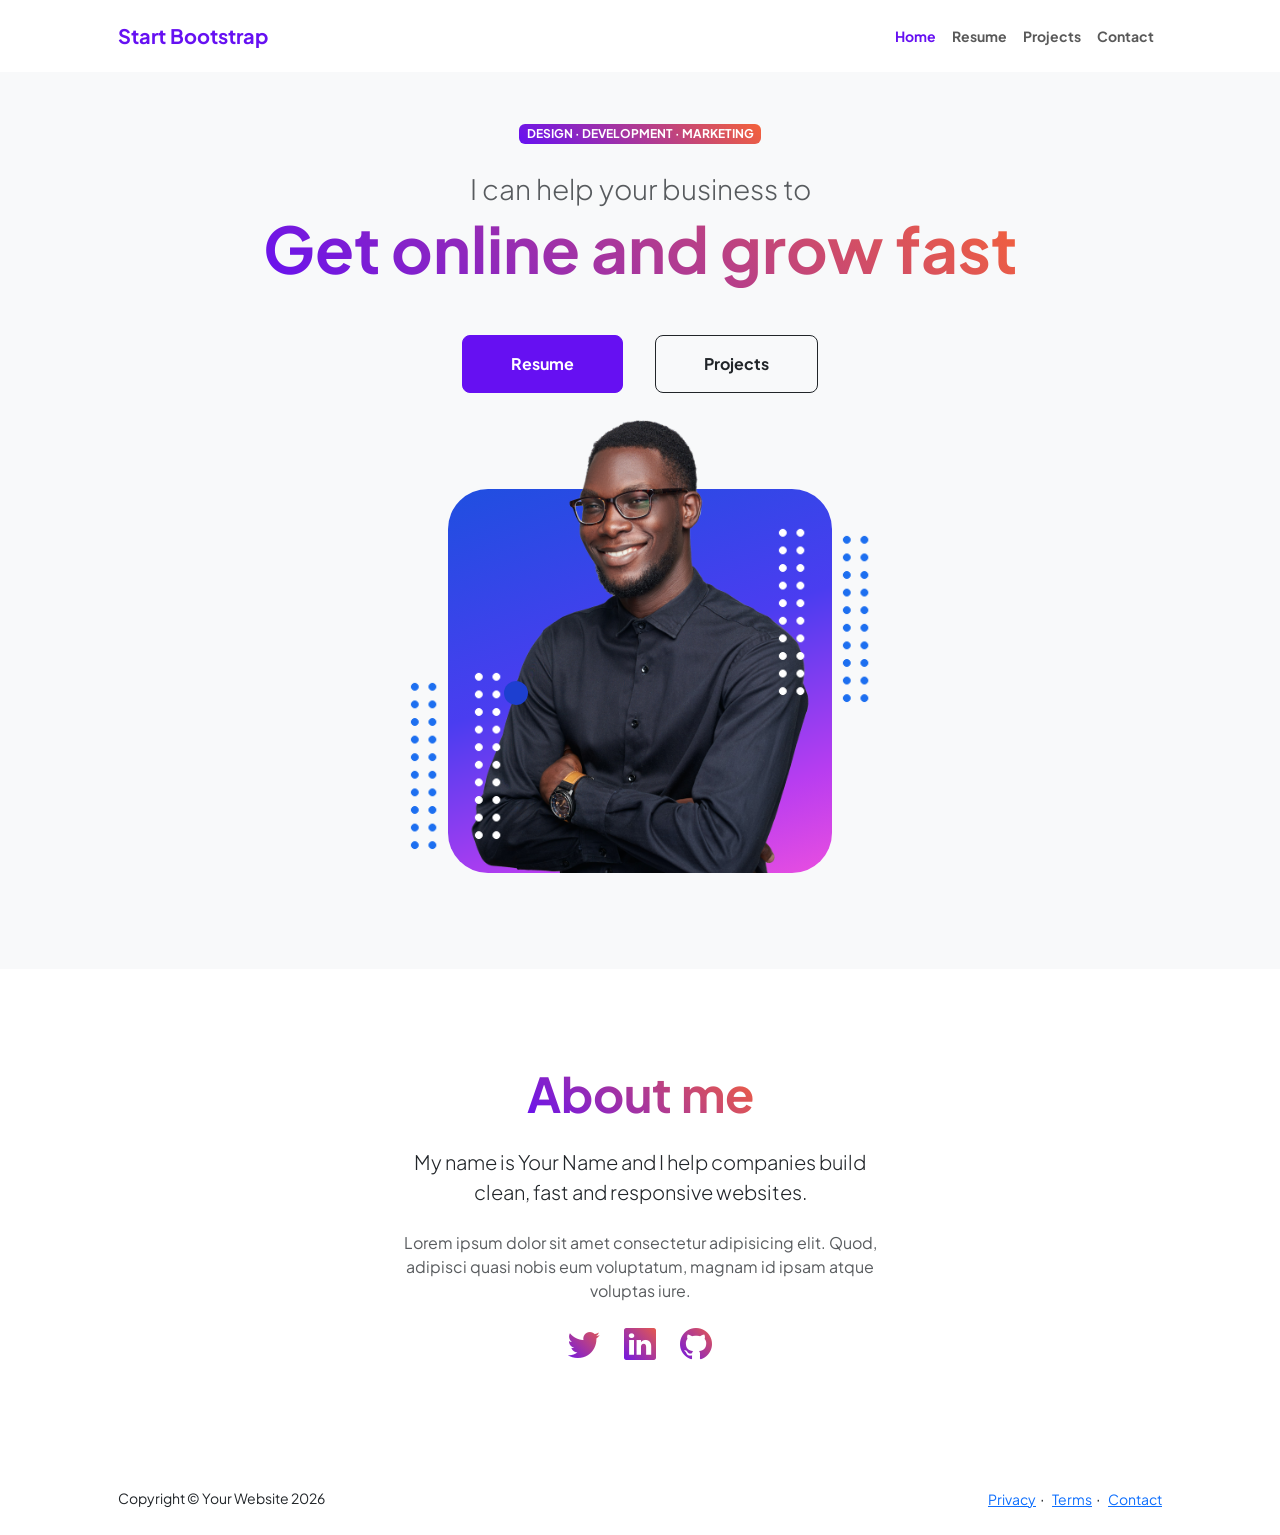
<file: index.html>
<!DOCTYPE html>
<html lang="en">
<head>
    <meta charset="utf-8" />
    <meta name="viewport" content="width=device-width, initial-scale=1, shrink-to-fit=no" />
    <title>Home - Personal</title>
    <link href="https://cdn.jsdelivr.net/npm/bootstrap@5.3.3/dist/css/bootstrap.min.css" rel="stylesheet" />
    <link href="https://cdn.jsdelivr.net/npm/bootstrap-icons@1.11.3/font/bootstrap-icons.min.css" rel="stylesheet" />
    <link href="https://fonts.googleapis.com/css2?family=Plus+Jakarta+Sans:wght@400;500;600;700;800&display=swap" rel="stylesheet" />
    <link href="styles.css" rel="stylesheet" />
</head>
<body class="d-flex flex-column h-100 bg-light">
<main class="flex-shrink-0">

    <nav class="navbar navbar-expand-lg navbar-light bg-white py-3">
        <div class="container px-5">
            <a class="navbar-brand" href="index.html"><span class="fw-bolder text-primary">Start Bootstrap</span></a>
            <button class="navbar-toggler" type="button" data-bs-toggle="collapse" data-bs-target="#navbarSupportedContent" aria-controls="navbarSupportedContent" aria-expanded="false" aria-label="Toggle navigation"><span class="navbar-toggler-icon"></span></button>
            <div class="collapse navbar-collapse" id="navbarSupportedContent">
                <ul class="navbar-nav ms-auto mb-2 mb-lg-0 small fw-bolder">
                    <li class="nav-item"><a class="nav-link active" href="index.html">Home</a></li>
                    <li class="nav-item"><a class="nav-link" href="resume.html">Resume</a></li>
                    <li class="nav-item"><a class="nav-link" href="projects.html">Projects</a></li>
                    <li class="nav-item"><a class="nav-link" href="contact.html">Contact</a></li>
                </ul>
            </div>
        </div>
    </nav>

    <header class="py-5">
        <div class="container px-5 pb-5">
            <div class="row gx-5 align-items-center">
                <div class="col-xxl-5">
                    <div class="text-center text-xxl-start">
                        <div class="badge bg-gradient-primary-to-secondary text-white mb-4"><div class="text-uppercase">Design &middot; Development &middot; Marketing</div></div>
                        <div class="fs-3 fw-light text-muted">I can help your business to</div>
                        <h1 class="display-3 fw-bolder mb-5"><span class="text-gradient d-inline">Get online and grow fast</span></h1>
                        <div class="d-grid gap-3 d-sm-flex justify-content-sm-center justify-content-xxl-start mb-5">
                            <a class="btn btn-primary btn-lg px-5 py-3 me-sm-3 fs-6 fw-bolder" href="resume.html">Resume</a>
                            <a class="btn btn-outline-dark btn-lg px-5 py-3 fs-6 fw-bolder" href="projects.html">Projects</a>
                        </div>
                    </div>
                </div>
                <div class="col-xxl-7">
                    <div class="d-flex justify-content-center mt-5 mt-xxl-0">
                        <div class="profile">
                            <img class="profile-img" src="profile.png" alt="Profile picture" />
                            <div class="dots dots-1"></div>
                            <div class="dots dots-2"></div>
                            <div class="dots dots-3"></div>
                            <div class="dots dots-4"></div>
                            <div class="dot-circle"></div>
                        </div>
                    </div>
                </div>
            </div>
        </div>
    </header>

    <section class="bg-white py-5">
        <div class="container px-5 my-5">
            <div class="row gx-5 justify-content-center">
                <div class="col-lg-8 col-xl-6 text-center">
                    <h2 class="display-5 fw-bolder mb-4"><span class="text-gradient d-inline">About me</span></h2>
                    <p class="lead fw-light mb-4">My name is Your Name and I help companies build clean, fast and responsive websites.</p>
                    <p class="text-muted">Lorem ipsum dolor sit amet consectetur adipisicing elit. Quod, adipisci quasi nobis eum voluptatum, magnam id ipsam atque voluptas iure.</p>
                    <div class="d-flex justify-content-center fs-2 gap-4">
                        <a class="text-gradient" href="#!"><i class="bi bi-twitter"></i></a>
                        <a class="text-gradient" href="#!"><i class="bi bi-linkedin"></i></a>
                        <a class="text-gradient" href="#!"><i class="bi bi-github"></i></a>
                    </div>
                </div>
            </div>
        </div>
    </section>
</main>

<footer class="bg-white py-4 mt-auto">
    <div class="container px-5">
        <div class="row align-items-center justify-content-between flex-column flex-sm-row">
            <div class="col-auto"><div class="small m-0">Copyright &copy; Your Website 2026</div></div>
            <div class="col-auto">
                <a class="small" href="#!">Privacy</a><span class="mx-1">&middot;</span>
                <a class="small" href="#!">Terms</a><span class="mx-1">&middot;</span>
                <a class="small" href="contact.html">Contact</a>
            </div>
        </div>
    </div>
</footer>
<script src="https://cdn.jsdelivr.net/npm/bootstrap@5.3.3/dist/js/bootstrap.bundle.min.js"></script>
</body>
</html>
</file>
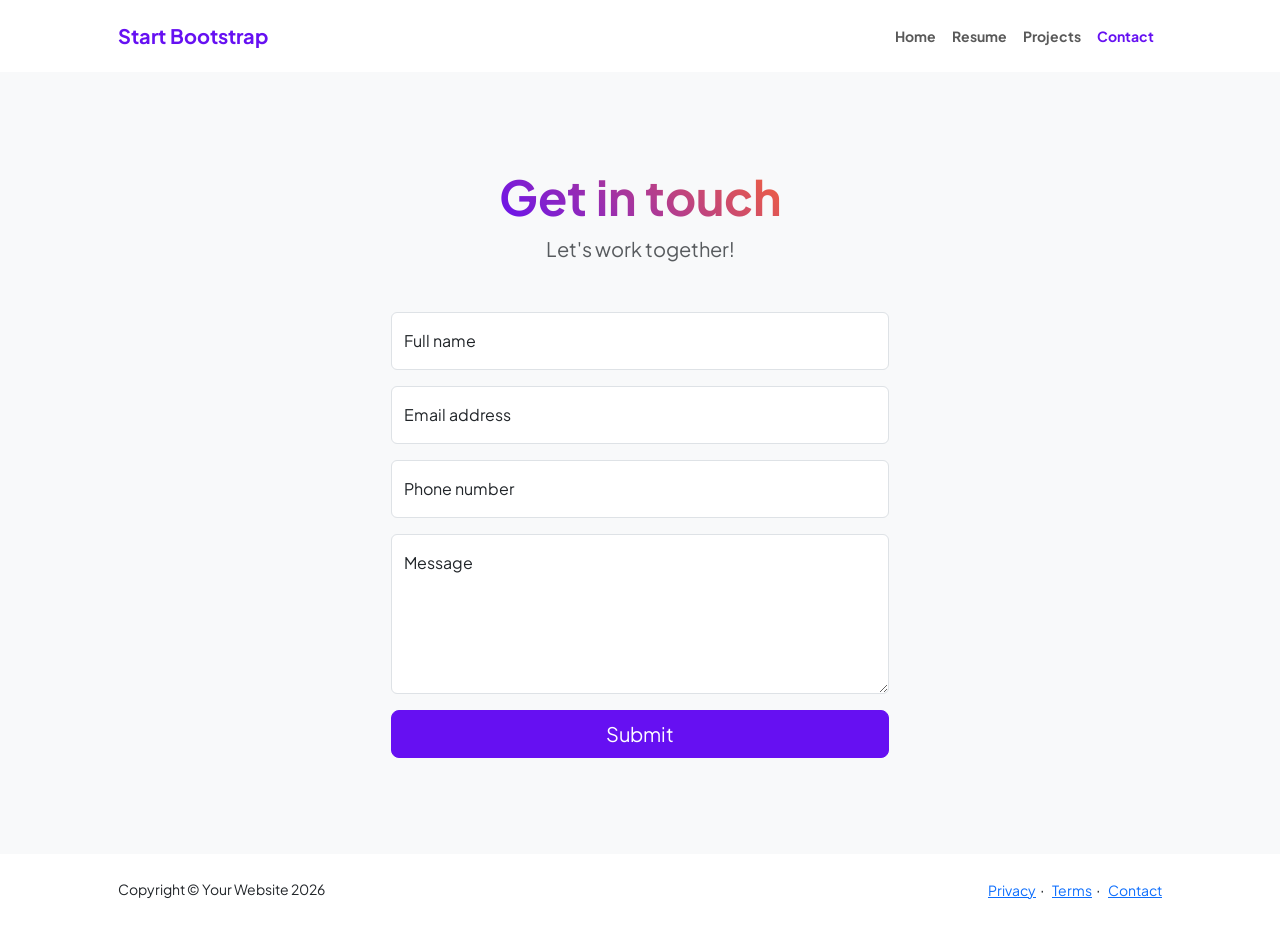
<file: contact.html>
<!DOCTYPE html>
<html lang="en">
<head>
    <meta charset="utf-8" />
    <meta name="viewport" content="width=device-width, initial-scale=1, shrink-to-fit=no" />
    <title>Contact - Personal</title>
    <link href="https://cdn.jsdelivr.net/npm/bootstrap@5.3.3/dist/css/bootstrap.min.css" rel="stylesheet" />
    <link href="https://cdn.jsdelivr.net/npm/bootstrap-icons@1.11.3/font/bootstrap-icons.min.css" rel="stylesheet" />
    <link href="https://fonts.googleapis.com/css2?family=Plus+Jakarta+Sans:wght@400;500;600;700;800&display=swap" rel="stylesheet" />
    <link href="styles.css" rel="stylesheet" />
</head>
<body class="d-flex flex-column h-100 bg-light">
<main class="flex-shrink-0">

    <nav class="navbar navbar-expand-lg navbar-light bg-white py-3">
        <div class="container px-5">
            <a class="navbar-brand" href="index.html"><span class="fw-bolder text-primary">Start Bootstrap</span></a>
            <button class="navbar-toggler" type="button" data-bs-toggle="collapse" data-bs-target="#navbarSupportedContent" aria-controls="navbarSupportedContent" aria-expanded="false" aria-label="Toggle navigation"><span class="navbar-toggler-icon"></span></button>
            <div class="collapse navbar-collapse" id="navbarSupportedContent">
                <ul class="navbar-nav ms-auto mb-2 mb-lg-0 small fw-bolder">
                    <li class="nav-item"><a class="nav-link" href="index.html">Home</a></li>
                    <li class="nav-item"><a class="nav-link" href="resume.html">Resume</a></li>
                    <li class="nav-item"><a class="nav-link" href="projects.html">Projects</a></li>
                    <li class="nav-item"><a class="nav-link active" href="contact.html">Contact</a></li>
                </ul>
            </div>
        </div>
    </nav>

    <section class="py-5">
        <div class="container px-5 my-5">
            <div class="row gx-5 justify-content-center">
                <div class="col-lg-8 col-xl-6">
                    <div class="text-center mb-5">
                        <h1 class="display-5 fw-bolder"><span class="text-gradient d-inline">Get in touch</span></h1>
                        <p class="lead fw-normal text-muted mb-0">Let's work together!</p>
                    </div>
                    <form id="contactForm" novalidate>
                        <div class="form-floating mb-3">
                            <input class="form-control" id="name" type="text" placeholder="Enter your name..." required />
                            <label for="name">Full name</label>
                        </div>
                        <div class="form-floating mb-3">
                            <input class="form-control" id="email" type="email" placeholder="name@example.com" required />
                            <label for="email">Email address</label>
                        </div>
                        <div class="form-floating mb-3">
                            <input class="form-control" id="phone" type="tel" placeholder="(123) 456-7890" />
                            <label for="phone">Phone number</label>
                        </div>
                        <div class="form-floating mb-3">
                            <textarea class="form-control" id="message" placeholder="Enter your message here..." style="height: 10rem" required></textarea>
                            <label for="message">Message</label>
                        </div>
                        <div class="d-grid"><button class="btn btn-primary btn-lg" type="submit">Submit</button></div>
                    </form>
                </div>
            </div>
        </div>
    </section>
</main>

<footer class="bg-white py-4 mt-auto">
    <div class="container px-5">
        <div class="row align-items-center justify-content-between flex-column flex-sm-row">
            <div class="col-auto"><div class="small m-0">Copyright &copy; Your Website 2026</div></div>
            <div class="col-auto">
                <a class="small" href="#!">Privacy</a><span class="mx-1">&middot;</span>
                <a class="small" href="#!">Terms</a><span class="mx-1">&middot;</span>
                <a class="small" href="contact.html">Contact</a>
            </div>
        </div>
    </div>
</footer>
<script src="https://cdn.jsdelivr.net/npm/bootstrap@5.3.3/dist/js/bootstrap.bundle.min.js"></script>
</body>
</html>
</file>
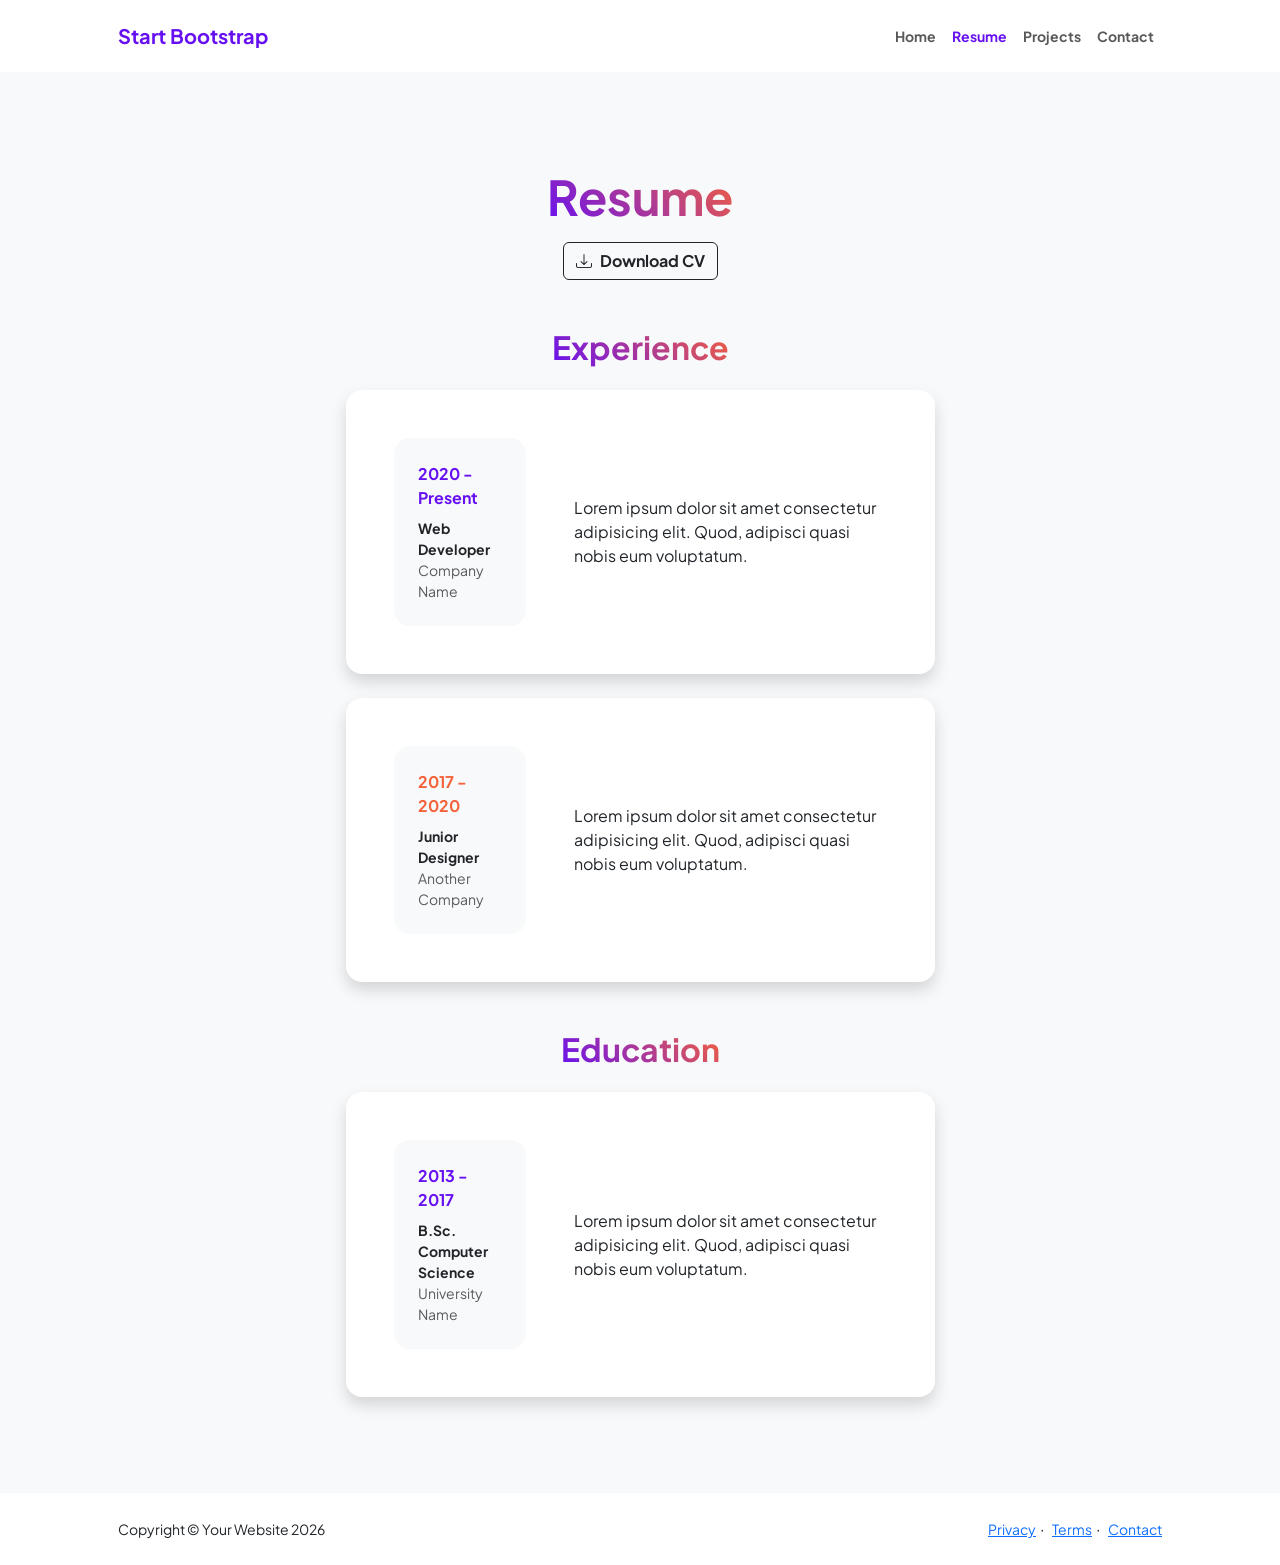
<file: resume.html>
<!DOCTYPE html>
<html lang="en">
<head>
    <meta charset="utf-8" />
    <meta name="viewport" content="width=device-width, initial-scale=1, shrink-to-fit=no" />
    <title>Resume - Personal</title>
    <link href="https://cdn.jsdelivr.net/npm/bootstrap@5.3.3/dist/css/bootstrap.min.css" rel="stylesheet" />
    <link href="https://cdn.jsdelivr.net/npm/bootstrap-icons@1.11.3/font/bootstrap-icons.min.css" rel="stylesheet" />
    <link href="https://fonts.googleapis.com/css2?family=Plus+Jakarta+Sans:wght@400;500;600;700;800&display=swap" rel="stylesheet" />
    <link href="styles.css" rel="stylesheet" />
</head>
<body class="d-flex flex-column h-100 bg-light">
<main class="flex-shrink-0">

    <nav class="navbar navbar-expand-lg navbar-light bg-white py-3">
        <div class="container px-5">
            <a class="navbar-brand" href="index.html"><span class="fw-bolder text-primary">Start Bootstrap</span></a>
            <button class="navbar-toggler" type="button" data-bs-toggle="collapse" data-bs-target="#navbarSupportedContent" aria-controls="navbarSupportedContent" aria-expanded="false" aria-label="Toggle navigation"><span class="navbar-toggler-icon"></span></button>
            <div class="collapse navbar-collapse" id="navbarSupportedContent">
                <ul class="navbar-nav ms-auto mb-2 mb-lg-0 small fw-bolder">
                    <li class="nav-item"><a class="nav-link" href="index.html">Home</a></li>
                    <li class="nav-item"><a class="nav-link active" href="resume.html">Resume</a></li>
                    <li class="nav-item"><a class="nav-link" href="projects.html">Projects</a></li>
                    <li class="nav-item"><a class="nav-link" href="contact.html">Contact</a></li>
                </ul>
            </div>
        </div>
    </nav>

    <section class="py-5">
        <div class="container px-5 my-5">
            <div class="row gx-5 justify-content-center">
                <div class="col-lg-10 col-xl-7">
                    <div class="text-center mb-5">
                        <h1 class="display-5 fw-bolder mb-3"><span class="text-gradient d-inline">Resume</span></h1>
                        <a class="btn btn-outline-dark fw-bolder" href="#!"><i class="bi bi-download me-2"></i>Download CV</a>
                    </div>

                    <h2 class="text-center fw-bolder mb-4"><span class="text-gradient d-inline">Experience</span></h2>
                    <div class="card shadow border-0 rounded-4 mb-4">
                        <div class="card-body p-5">
                            <div class="row align-items-center gx-5">
                                <div class="col-md-4 mb-3 mb-md-0">
                                    <div class="bg-light p-4 rounded-4">
                                        <div class="text-primary fw-bolder mb-2">2020 - Present</div>
                                        <div class="small fw-bolder">Web Developer</div>
                                        <div class="small text-muted">Company Name</div>
                                    </div>
                                </div>
                                <div class="col-md-8">Lorem ipsum dolor sit amet consectetur adipisicing elit. Quod, adipisci quasi nobis eum voluptatum.</div>
                            </div>
                        </div>
                    </div>
                    <div class="card shadow border-0 rounded-4 mb-5">
                        <div class="card-body p-5">
                            <div class="row align-items-center gx-5">
                                <div class="col-md-4 mb-3 mb-md-0">
                                    <div class="bg-light p-4 rounded-4">
                                        <div class="text-secondary fw-bolder mb-2">2017 - 2020</div>
                                        <div class="small fw-bolder">Junior Designer</div>
                                        <div class="small text-muted">Another Company</div>
                                    </div>
                                </div>
                                <div class="col-md-8">Lorem ipsum dolor sit amet consectetur adipisicing elit. Quod, adipisci quasi nobis eum voluptatum.</div>
                            </div>
                        </div>
                    </div>

                    <h2 class="text-center fw-bolder mb-4"><span class="text-gradient d-inline">Education</span></h2>
                    <div class="card shadow border-0 rounded-4">
                        <div class="card-body p-5">
                            <div class="row align-items-center gx-5">
                                <div class="col-md-4 mb-3 mb-md-0">
                                    <div class="bg-light p-4 rounded-4">
                                        <div class="text-primary fw-bolder mb-2">2013 - 2017</div>
                                        <div class="small fw-bolder">B.Sc. Computer Science</div>
                                        <div class="small text-muted">University Name</div>
                                    </div>
                                </div>
                                <div class="col-md-8">Lorem ipsum dolor sit amet consectetur adipisicing elit. Quod, adipisci quasi nobis eum voluptatum.</div>
                            </div>
                        </div>
                    </div>
                </div>
            </div>
        </div>
    </section>
</main>

<footer class="bg-white py-4 mt-auto">
    <div class="container px-5">
        <div class="row align-items-center justify-content-between flex-column flex-sm-row">
            <div class="col-auto"><div class="small m-0">Copyright &copy; Your Website 2026</div></div>
            <div class="col-auto">
                <a class="small" href="#!">Privacy</a><span class="mx-1">&middot;</span>
                <a class="small" href="#!">Terms</a><span class="mx-1">&middot;</span>
                <a class="small" href="contact.html">Contact</a>
            </div>
        </div>
    </div>
</footer>
<script src="https://cdn.jsdelivr.net/npm/bootstrap@5.3.3/dist/js/bootstrap.bundle.min.js"></script>
</body>
</html>
</file>
<file: styles.css>
:root {
    --bs-primary: #6610f2;
    --bs-primary-rgb: 102, 16, 242;
    --bs-secondary: #f4623a;
    --bs-secondary-rgb: 244, 98, 58;
    --bs-link-color: #6610f2;
    --bs-link-hover-color: #520dc2;
    --bs-body-font-family: "Plus Jakarta Sans", sans-serif;
}

html, body { height: 100%; scroll-behavior: smooth; }
body { font-family: var(--bs-body-font-family); }

.btn-primary { --bs-btn-bg: #6610f2; --bs-btn-border-color: #6610f2; --bs-btn-hover-bg: #520dc2; --bs-btn-hover-border-color: #520dc2; --bs-btn-active-bg: #520dc2; --bs-btn-active-border-color: #520dc2; }
.text-primary { color: #6610f2 !important; }
.text-secondary { color: #f4623a !important; }
.navbar .nav-link.active, .navbar .nav-link:hover { color: #6610f2; }

.bg-gradient-primary-to-secondary { background: linear-gradient(45deg, #6610f2, #f4623a); }
.text-gradient {
    background: linear-gradient(45deg, #6610f2, #f4623a);
    -webkit-background-clip: text;
    background-clip: text;
    -webkit-text-fill-color: transparent;
}
a.text-gradient { text-decoration: none; }

/* Profile blob */
.profile {
    --size: 24rem;
    width: var(--size);
    height: var(--size);
    position: relative;
    border-radius: 2.5rem;
    background: linear-gradient(160deg, #1f4fe0 0%, #4a3df0 45%, #b83df0 80%, #e94ee0 100%);
    flex-shrink: 0;
}
/* Photo must be a transparent PNG (background removed) so the head pops out above the box */
.profile-img {
    position: absolute;
    bottom: 0;
    left: 50%;
    transform: translateX(-50%);
    height: 118%;
    width: auto;
    max-width: none;
    clip-path: inset(-20% -5% 0 -5% round 0 0 2.5rem 2.5rem);
}

/* Dot grids drawn with CSS only: 2 columns x 10 rows */
.dots {
    position: absolute;
    width: 2.2rem;
    height: 11rem;
    background-image: radial-gradient(circle, var(--dot-color) 0.22rem, transparent 0.26rem);
    background-size: 1.1rem 1.1rem;
}
.dots-1 { --dot-color: #1d6ff0; left: -2.6rem; bottom: 1.2rem; }
.dots-2 { --dot-color: #ffffff; left: 1.4rem;  bottom: 1.8rem; }
.dots-3 { --dot-color: #ffffff; right: 1.4rem; top: 2.2rem; }
.dots-4 { --dot-color: #1d6ff0; right: -2.6rem; top: 2.6rem; }
.dot-circle {
    position: absolute;
    width: 1.5rem;
    height: 1.5rem;
    border-radius: 50%;
    background: #1d3fd0;
    left: 3.5rem;
    top: 50%;
}

.card { transition: transform 0.2s ease; }
.card:hover { transform: translateY(-3px); }

.form-control:focus { border-color: #6610f2; box-shadow: 0 0 0 0.25rem rgba(102, 16, 242, 0.2); }

/* Responsive */
@media (max-width: 575.98px) {
    .profile { --size: 17rem; margin-top: 3rem; }
    .dots { height: 8rem; }
    .dots-1 { left: -1.6rem; }
    .dots-4 { right: -1.6rem; }
    .display-3 { font-size: 2.5rem; }
}
</file>
